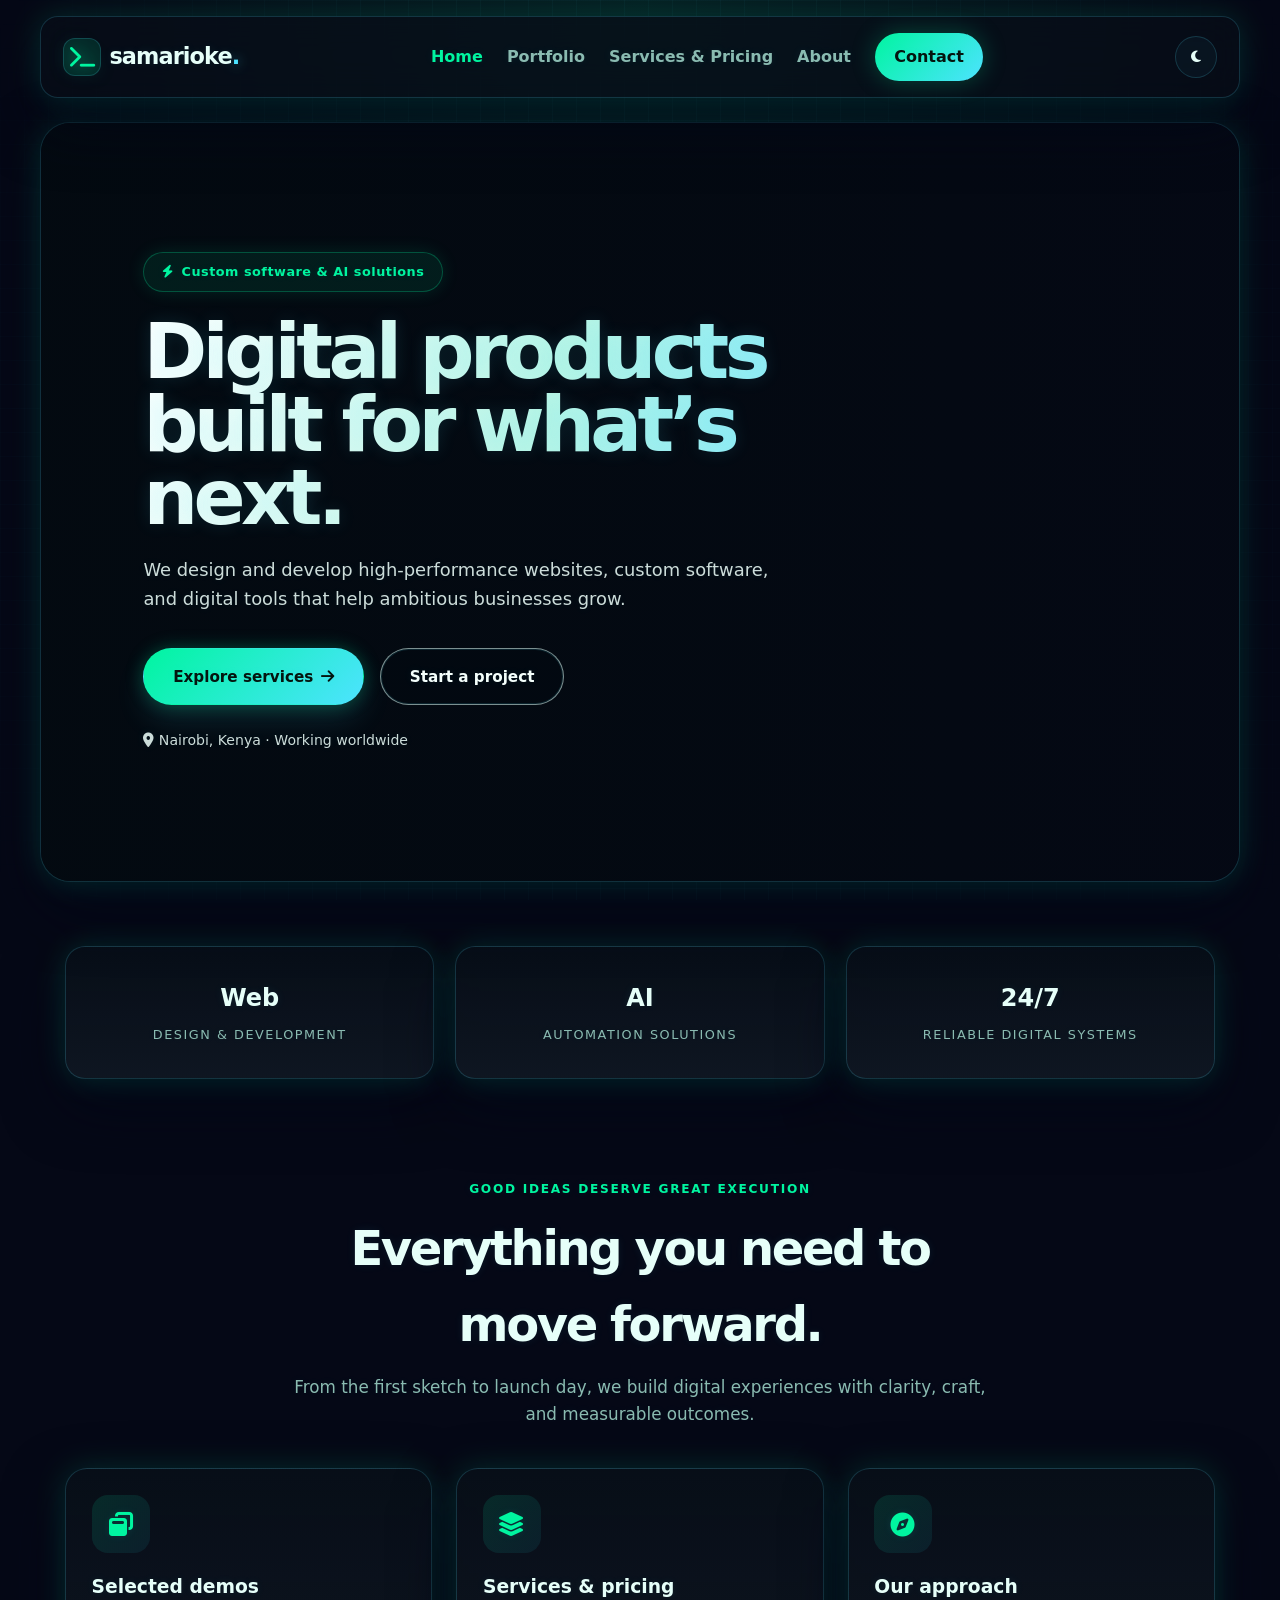
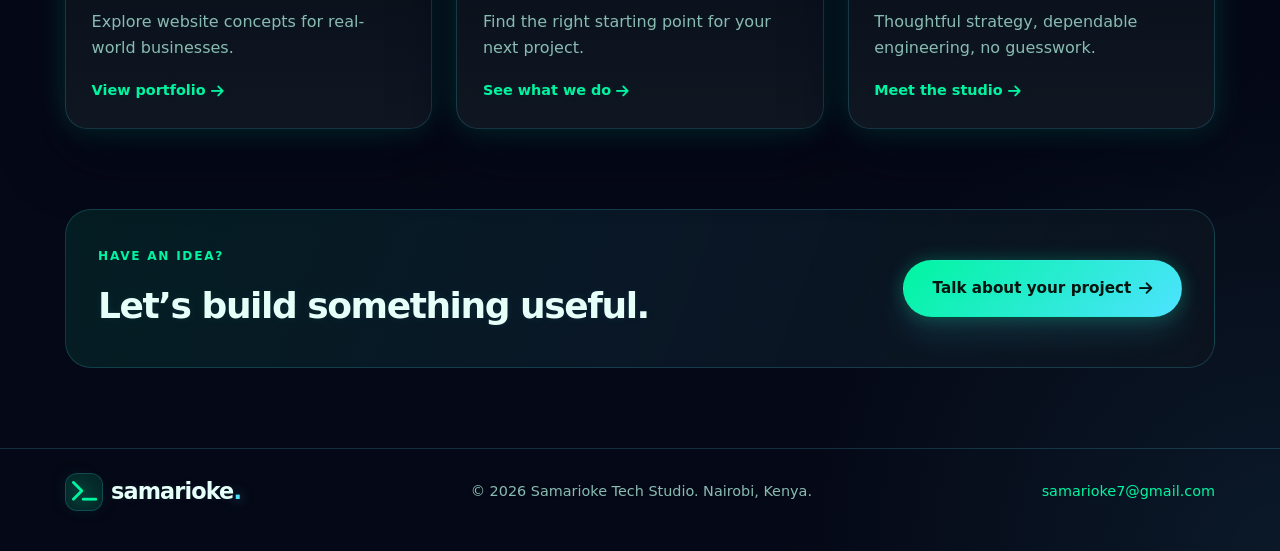
<file: index.html>
<!DOCTYPE html>
<html lang="en">
<head>
    <meta charset="UTF-8">
    <meta name="viewport" content="width=device-width, initial-scale=1.0">
    <meta name="description" content="Samarioke Tech Studio designs and builds modern websites, software, and digital experiences for growing businesses.">
    <title>Samarioke Tech Studio | Digital products, built to scale</title>
    <link rel="icon" href="favicon.svg" type="image/svg+xml">
    <link rel="stylesheet" href="style.css">
    <link rel="stylesheet" href="hero-video.css">
    <link rel="stylesheet" href="https://cdnjs.cloudflare.com/ajax/libs/font-awesome/6.4.0/css/all.min.css">
</head>
<body>
    <header class="navbar">
        <a class="logo" href="index.html" aria-label="Samarioke Tech Studio home">
            <span class="logo-mark" aria-hidden="true"><i class="fa-solid fa-terminal"></i></span>
            <span class="logo-name">samarioke<span>.</span></span>
        </a>
        <nav class="nav-links" aria-label="Main navigation">
            <a class="active" aria-current="page" href="index.html">Home</a>
            <a href="portfolio.html">Portfolio</a>
            <a href="services.html">Services &amp; Pricing</a>
            <a href="about.html">About</a>
            <a class="btn-nav" href="contact.html">Contact</a>
        </nav>
        <button class="theme-toggle" id="themeToggle" type="button" aria-label="Switch to light theme" title="Toggle theme">
            <i class="fa-solid fa-moon" aria-hidden="true"></i>
        </button>
    </header>

    <main>
        <section class="hero-section video-hero" id="video-hero">
            <div class="hero-video-media" aria-hidden="true">
                <video id="hero-background-video" autoplay muted loop playsinline preload="auto" poster="https://images.unsplash.com/photo-1522202176988-66273c2fd55f?auto=format&amp;fit=crop&amp;w=1600&amp;q=85">
                    <source src="https://videos.pexels.com/video-files/3130284/3130284-hd_1920_1080_30fps.mp4" type="video/mp4">
                </video>
            </div>
            <div class="hero-content">
                <span class="badge"><i class="fa-solid fa-bolt" aria-hidden="true"></i> Custom software &amp; AI solutions</span>
                <h1>Digital products built for what’s next.</h1>
                <p>We design and develop high-performance websites, custom software, and digital tools that help ambitious businesses grow.</p>
                <div class="hero-buttons">
                    <a href="services.html" class="btn primary">Explore services <i class="fa-solid fa-arrow-right" aria-hidden="true"></i></a>
                    <a href="contact.html" class="btn secondary">Start a project</a>
                </div>
                <p class="hero-note"><i class="fa-solid fa-location-dot" aria-hidden="true"></i> Nairobi, Kenya · Working worldwide</p>
            </div>
        </section>

        <section class="stats-section" aria-label="Studio highlights">
            <div class="stat-card"><h2>Web</h2><p>Design &amp; development</p></div>
            <div class="stat-card"><h2>AI</h2><p>Automation solutions</p></div>
            <div class="stat-card"><h2>24/7</h2><p>Reliable digital systems</p></div>
        </section>

        <section class="home-intro">
            <div class="section-header">
                <span class="eyebrow">Good ideas deserve great execution</span>
                <h2>Everything you need to move forward.</h2>
                <p>From the first sketch to launch day, we build digital experiences with clarity, craft, and measurable outcomes.</p>
            </div>
            <div class="home-link-grid">
                <a class="home-link-card" href="portfolio.html">
                    <span class="icon-wrapper"><i class="fa-solid fa-window-restore" aria-hidden="true"></i></span>
                    <h3>Selected demos</h3><p>Explore website concepts for real-world businesses.</p>
                    <span class="card-link">View portfolio <i class="fa-solid fa-arrow-right" aria-hidden="true"></i></span>
                </a>
                <a class="home-link-card" href="services.html">
                    <span class="icon-wrapper"><i class="fa-solid fa-layer-group" aria-hidden="true"></i></span>
                    <h3>Services &amp; pricing</h3><p>Find the right starting point for your next project.</p>
                    <span class="card-link">See what we do <i class="fa-solid fa-arrow-right" aria-hidden="true"></i></span>
                </a>
                <a class="home-link-card" href="about.html">
                    <span class="icon-wrapper"><i class="fa-solid fa-compass" aria-hidden="true"></i></span>
                    <h3>Our approach</h3><p>Thoughtful strategy, dependable engineering, no guesswork.</p>
                    <span class="card-link">Meet the studio <i class="fa-solid fa-arrow-right" aria-hidden="true"></i></span>
                </a>
            </div>
        </section>

        <section class="home-cta">
            <div>
                <span class="eyebrow">Have an idea?</span>
                <h2>Let’s build something useful.</h2>
            </div>
            <a href="contact.html" class="btn primary">Talk about your project <i class="fa-solid fa-arrow-right" aria-hidden="true"></i></a>
        </section>
    </main>

    <footer class="site-footer">
        <a class="logo" href="index.html">
            <span class="logo-mark" aria-hidden="true"><i class="fa-solid fa-terminal"></i></span>
            <span class="logo-name">samarioke<span>.</span></span>
        </a>
        <p>&copy; 2026 Samarioke Tech Studio. Nairobi, Kenya.</p>
        <a href="mailto:samarioke7@gmail.com">samarioke7@gmail.com</a>
    </footer>

    <script src="script.js"></script>
</body>
</html>
</file>
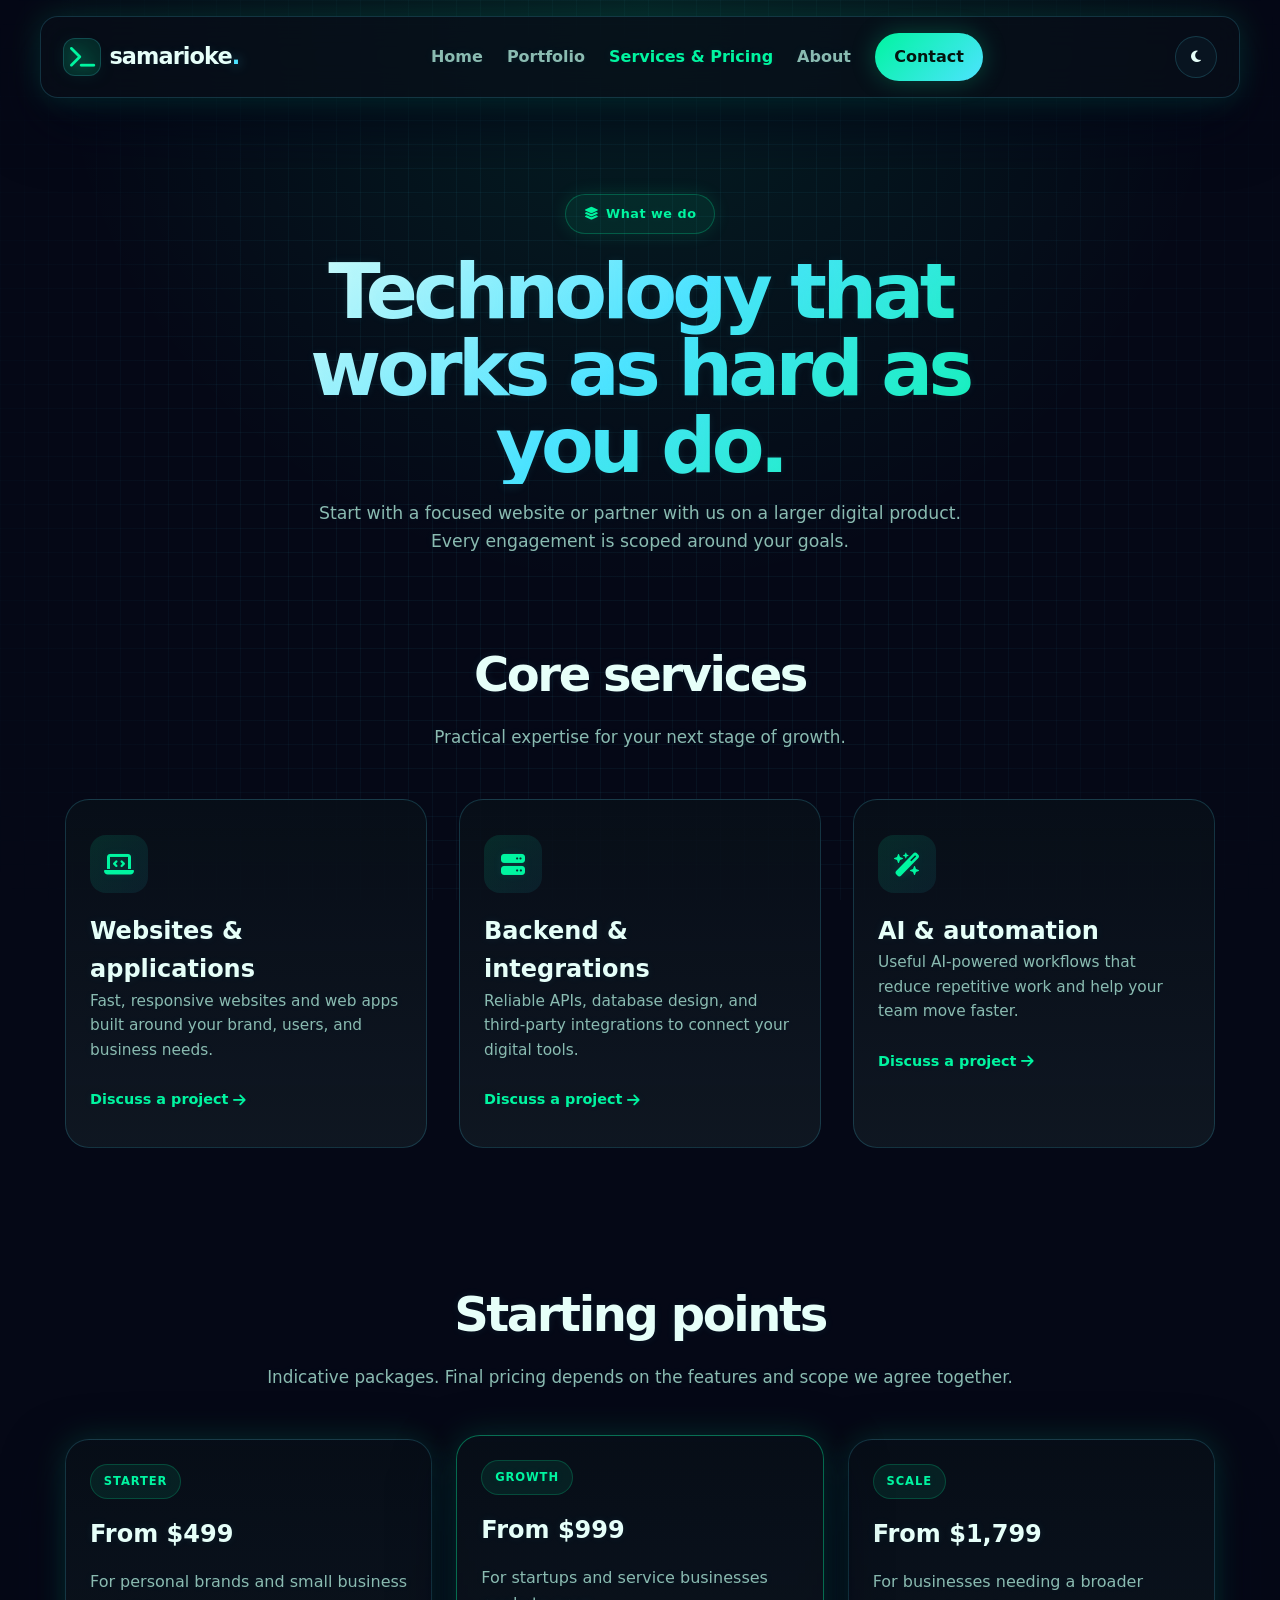
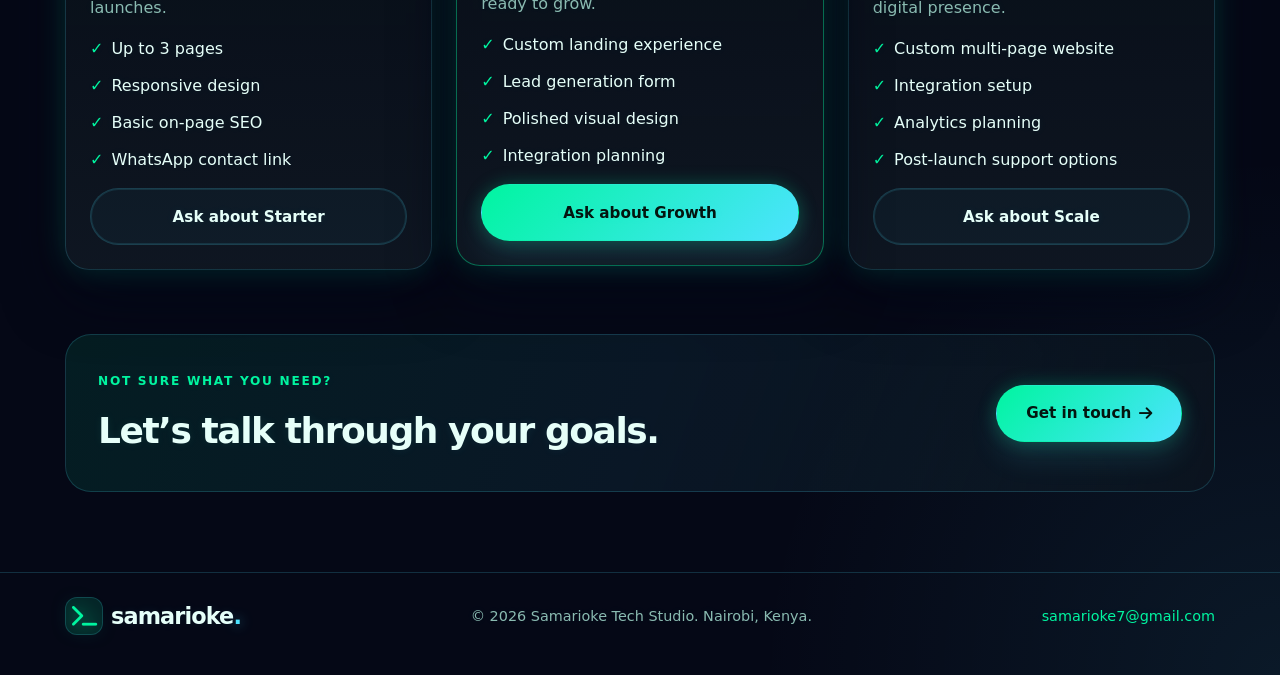
<file: services.html>
<!DOCTYPE html>
<html lang="en">
<head>
    <meta charset="UTF-8">
    <meta name="viewport" content="width=device-width, initial-scale=1.0">
    <meta name="description" content="Website design, custom software, API integration, and automation services from Samarioke Tech Studio.">
    <title>Services &amp; Pricing | Samarioke Tech Studio</title>
    <link rel="icon" href="favicon.svg" type="image/svg+xml">
    <link rel="stylesheet" href="style.css">
    <link rel="stylesheet" href="https://cdnjs.cloudflare.com/ajax/libs/font-awesome/6.4.0/css/all.min.css">
</head>
<body>
    <header class="navbar">
        <a class="logo" href="index.html" aria-label="Samarioke Tech Studio home"><span class="logo-mark" aria-hidden="true"><i class="fa-solid fa-terminal"></i></span><span class="logo-name">samarioke<span>.</span></span></a>
        <nav class="nav-links" aria-label="Main navigation">
            <a href="index.html">Home</a><a href="portfolio.html">Portfolio</a><a class="active" aria-current="page" href="services.html">Services &amp; Pricing</a><a href="about.html">About</a><a class="btn-nav" href="contact.html">Contact</a>
        </nav>
        <button class="theme-toggle" id="themeToggle" type="button" aria-label="Switch to light theme" title="Toggle theme"><i class="fa-solid fa-moon" aria-hidden="true"></i></button>
    </header>
    <main>
        <section class="page-hero">
            <span class="badge"><i class="fa-solid fa-layer-group" aria-hidden="true"></i> What we do</span>
            <h1>Technology that works as hard as you do.</h1>
            <p>Start with a focused website or partner with us on a larger digital product. Every engagement is scoped around your goals.</p>
        </section>
        <section class="services-section page-section">
            <div class="section-header"><h2>Core services</h2><p>Practical expertise for your next stage of growth.</p></div>
            <div class="services-grid">
                <article class="card"><div class="icon-wrapper"><i class="fa-solid fa-laptop-code" aria-hidden="true"></i></div><h2>Websites &amp; applications</h2><p>Fast, responsive websites and web apps built around your brand, users, and business needs.</p><a href="contact.html?service=Web%20development" class="card-link">Discuss a project <i class="fa-solid fa-arrow-right" aria-hidden="true"></i></a></article>
                <article class="card"><div class="icon-wrapper"><i class="fa-solid fa-server" aria-hidden="true"></i></div><h2>Backend &amp; integrations</h2><p>Reliable APIs, database design, and third-party integrations to connect your digital tools.</p><a href="contact.html?service=Backend%20and%20integrations" class="card-link">Discuss a project <i class="fa-solid fa-arrow-right" aria-hidden="true"></i></a></article>
                <article class="card"><div class="icon-wrapper"><i class="fa-solid fa-wand-magic-sparkles" aria-hidden="true"></i></div><h2>AI &amp; automation</h2><p>Useful AI-powered workflows that reduce repetitive work and help your team move faster.</p><a href="contact.html?service=AI%20and%20automation" class="card-link">Discuss a project <i class="fa-solid fa-arrow-right" aria-hidden="true"></i></a></article>
            </div>
        </section>
        <section class="pricing-section page-section">
            <div class="section-header"><h2>Starting points</h2><p>Indicative packages. Final pricing depends on the features and scope we agree together.</p></div>
            <div class="pricing-grid">
                <article class="price-card"><span class="plan-tag">Starter</span><h2>From $499</h2><p>For personal brands and small business launches.</p><ul><li>Up to 3 pages</li><li>Responsive design</li><li>Basic on-page SEO</li><li>WhatsApp contact link</li></ul><a href="contact.html?plan=Starter" class="btn secondary">Ask about Starter</a></article>
                <article class="price-card featured"><span class="plan-tag">Growth</span><h2>From $999</h2><p>For startups and service businesses ready to grow.</p><ul><li>Custom landing experience</li><li>Lead generation form</li><li>Polished visual design</li><li>Integration planning</li></ul><a href="contact.html?plan=Growth" class="btn primary">Ask about Growth</a></article>
                <article class="price-card"><span class="plan-tag">Scale</span><h2>From $1,799</h2><p>For businesses needing a broader digital presence.</p><ul><li>Custom multi-page website</li><li>Integration setup</li><li>Analytics planning</li><li>Post-launch support options</li></ul><a href="contact.html?plan=Scale" class="btn secondary">Ask about Scale</a></article>
            </div>
        </section>
        <section class="home-cta"><div><span class="eyebrow">Not sure what you need?</span><h2>Let’s talk through your goals.</h2></div><a href="contact.html" class="btn primary">Get in touch <i class="fa-solid fa-arrow-right" aria-hidden="true"></i></a></section>
    </main>
    <footer class="site-footer"><a class="logo" href="index.html"><span class="logo-mark" aria-hidden="true"><i class="fa-solid fa-terminal"></i></span><span class="logo-name">samarioke<span>.</span></span></a><p>&copy; 2026 Samarioke Tech Studio. Nairobi, Kenya.</p><a href="mailto:samarioke7@gmail.com">samarioke7@gmail.com</a></footer>
    <script src="script.js"></script>
</body>
</html>
</file>
<file: style.css>
/* CSS Variables for Themes */
:root {
    --bg-primary: #050816;
    --bg-secondary: rgba(10, 15, 27, 0.8);
    --bg-card: rgba(15, 23, 34, 0.88);
    --bg-elevated: rgba(12, 20, 30, 0.96);
    --text-primary: #e6fff9;
    --text-secondary: #8abbb1;
    --accent: #00f5a0;
    --accent-strong: #00d98a;
    --accent-soft: rgba(0, 245, 160, 0.12);
    --accent-2: #4de3ff;
    --border-color: rgba(77, 227, 255, 0.18);
    --shadow: 0 0 30px rgba(0, 245, 160, 0.16), 0 24px 60px rgba(2, 6, 23, 0.8);
}

body.light-mode {
    --bg-primary: #edfdf9;
    --bg-secondary: rgba(255, 255, 255, 0.8);
    --bg-card: rgba(255, 255, 255, 0.96);
    --bg-elevated: rgba(238, 252, 248, 0.98);
    --text-primary: #04150f;
    --text-secondary: #3a5a52;
    --accent: #00a76a;
    --accent-strong: #008b57;
    --accent-soft: rgba(0, 167, 106, 0.08);
    --accent-2: #009dcd;
    --border-color: rgba(35, 82, 70, 0.2);
    --shadow: 0 18px 40px rgba(0, 18, 16, 0.12);
}

* {
    margin: 0;
    padding: 0;
    box-sizing: border-box;
}

html {
    scroll-behavior: smooth;
}

body {
    font-family: 'Segoe UI', system-ui, -apple-system, BlinkMacSystemFont, sans-serif;
    background:
        radial-gradient(circle at top, rgba(0, 245, 160, 0.1), transparent 25%),
        radial-gradient(circle at bottom right, rgba(77, 227, 255, 0.08), transparent 20%),
        var(--bg-primary);
    color: var(--text-primary);
    line-height: 1.6;
    transition: background-color 0.3s ease, color 0.3s ease;
    min-height: 100vh;
    text-shadow: 0 0 10px rgba(77, 227, 255, 0.08);
}

body::before {
    content: "";
    position: fixed;
    inset: 0;
    background-image: linear-gradient(rgba(77, 227, 255, 0.05) 1px, transparent 1px), linear-gradient(90deg, rgba(77, 227, 255, 0.05) 1px, transparent 1px);
    background-size: 24px 24px;
    mask-image: radial-gradient(circle at center, black 45%, transparent 100%);
    pointer-events: none;
    z-index: -1;
}

.navbar {
    width: min(1200px, calc(100% - 2rem));
    margin: 1rem auto 0;
    display: flex;
    justify-content: space-between;
    align-items: center;
    padding: 1rem 1.4rem;
    background: rgba(8, 15, 24, 0.72);
    border: 1px solid var(--border-color);
    border-radius: 18px;
    position: sticky;
    top: 0.75rem;
    z-index: 1000;
    backdrop-filter: blur(18px);
    box-shadow: var(--shadow);
}

body.light-mode .navbar {
    background: rgba(255, 255, 255, 0.82);
}

.logo {
    font-size: 1.4rem;
    font-weight: 800;
    color: var(--text-primary);
    display: flex;
    align-items: center;
    gap: 8px;
    letter-spacing: -0.04em;
    text-transform: none;
    text-decoration: none;
}

.logo-mark {
    width: 38px;
    height: 38px;
    display: inline-flex;
    align-items: center;
    justify-content: center;
    border: 1px solid var(--border-color);
    border-radius: 12px;
    background: var(--accent-soft);
}

.logo-icon {
    color: var(--accent);
    filter: drop-shadow(0 0 12px rgba(0, 245, 160, 0.8));
}

.logo-mark i {
    color: var(--accent);
    filter: drop-shadow(0 0 10px rgba(0, 245, 160, 0.7));
}

.logo-name > span {
    color: var(--accent-2);
    text-shadow: 0 0 12px rgba(77, 227, 255, 0.7);
}

.nav-links {
    display: flex;
    align-items: center;
    gap: 1.5rem;
}

.nav-links a {
    color: var(--text-secondary);
    text-decoration: none;
    font-weight: 600;
    transition: color 0.2s ease, transform 0.2s ease;
}

.nav-links a:hover {
    color: var(--accent);
    transform: translateY(-1px);
}

.nav-links a.active:not(.btn-nav) {
    color: var(--accent);
}

.btn-nav {
    background: linear-gradient(135deg, var(--accent), var(--accent-2));
    color: #04150f !important;
    padding: 0.7rem 1.2rem;
    border-radius: 999px;
    box-shadow: 0 0 25px rgba(0, 245, 160, 0.25);
    font-weight: 800;
}

.theme-toggle {
    background: rgba(77, 227, 255, 0.04);
    border: 1px solid var(--border-color);
    color: var(--text-primary);
    width: 42px;
    height: 42px;
    border-radius: 50%;
    cursor: pointer;
    display: inline-flex;
    align-items: center;
    justify-content: center;
    transition: transform 0.2s ease, border-color 0.2s ease, background 0.2s ease;
}

.theme-toggle:hover {
    transform: translateY(-1px);
    background: rgba(0, 245, 160, 0.08);
    border-color: rgba(0, 245, 160, 0.45);
    box-shadow: 0 0 14px rgba(0, 245, 160, 0.22);
}

.hero-section {
    position: relative;
    width: min(1200px, calc(100% - 2rem));
    margin: 0 auto;
    display: grid;
    grid-template-columns: 1.1fr 0.9fr;
    align-items: center;
    gap: 2.5rem;
    text-align: left;
    padding: 7rem 0 5rem;
    overflow: hidden;
}

.hero-section::before,
.hero-section::after {
    content: "";
    position: absolute;
    border-radius: 50%;
    filter: blur(12px);
    opacity: 0.8;
}

.hero-section::before {
    width: 420px;
    height: 420px;
    background: radial-gradient(circle, rgba(0, 245, 160, 0.22), transparent 68%);
    left: 10%;
    top: 10%;
}

.hero-section::after {
    width: 440px;
    height: 440px;
    background: radial-gradient(circle, rgba(77, 227, 255, 0.18), transparent 68%);
    right: 12%;
    bottom: 4%;
}

.hero-content {
    max-width: 640px;
    position: relative;
    z-index: 1;
}

.hero-visual {
    position: relative;
    display: flex;
    justify-content: center;
    align-items: center;
    min-height: 440px;
    z-index: 1;
}

.image-card {
    position: relative;
    width: min(100%, 520px);
    border-radius: 30px;
    overflow: hidden;
    border: 1px solid var(--border-color);
    box-shadow: var(--shadow);
    background: rgba(15, 23, 42, 0.6);
}

.image-card img {
    display: block;
    width: 100%;
    height: 100%;
    min-height: 520px;
    object-fit: cover;
}

.main-image-card {
    transform: rotate(2deg);
}

.floating-badge {
    position: absolute;
    display: flex;
    align-items: center;
    gap: 0.8rem;
    background: rgba(15, 23, 42, 0.78);
    border: 1px solid var(--border-color);
    backdrop-filter: blur(12px);
    border-radius: 16px;
    padding: 0.85rem 1rem;
    box-shadow: 0 18px 30px rgba(15, 23, 42, 0.22);
}

body.light-mode .floating-badge {
    background: rgba(255, 255, 255, 0.82);
}

.floating-badge i {
    width: 40px;
    height: 40px;
    display: inline-flex;
    align-items: center;
    justify-content: center;
    border-radius: 12px;
    background: linear-gradient(135deg, var(--accent), var(--accent-2));
    color: #fff;
}

.floating-badge strong,
.floating-badge span {
    display: block;
}

.floating-badge strong {
    font-size: 1.1rem;
    letter-spacing: -0.05em;
}

.floating-badge span {
    color: var(--text-secondary);
    font-size: 0.75rem;
}

.floating-badge-top {
    top: 1.5rem;
    left: -1rem;
}

.floating-badge-bottom {
    right: -0.5rem;
    bottom: 1.8rem;
}

.badge {
    background: rgba(0, 245, 160, 0.08);
    color: var(--accent);
    border: 1px solid rgba(0, 245, 160, 0.25);
    padding: 0.55rem 1.1rem;
    border-radius: 999px;
    font-size: 0.8rem;
    font-weight: 700;
    letter-spacing: 0.04em;
    display: inline-flex;
    align-items: center;
    gap: 0.5rem;
    margin-bottom: 1.5rem;
    box-shadow: 0 0 18px rgba(0, 245, 160, 0.12);
}

.hero-content h1 {
    font-size: clamp(2.7rem, 6vw, 5.2rem);
    font-weight: 900;
    line-height: 0.95;
    letter-spacing: -0.06em;
    margin-bottom: 1.3rem;
    background: linear-gradient(135deg, var(--text-primary) 0%, var(--accent-2) 36%, var(--accent) 100%);
    -webkit-background-clip: text;
    background-clip: text;
    color: transparent;
    text-shadow: 0 0 18px rgba(77, 227, 255, 0.12);
}

.hero-content p {
    max-width: 640px;
    margin: 0 0 2.2rem;
    font-size: 1.12rem;
    color: var(--text-secondary);
}

.hero-buttons {
    display: flex;
    gap: 1rem;
    justify-content: flex-start;
    flex-wrap: wrap;
}

.btn {
    display: inline-flex;
    align-items: center;
    justify-content: center;
    gap: 8px;
    padding: 0.95rem 1.8rem;
    border-radius: 999px;
    text-decoration: none;
    font-weight: 700;
    cursor: pointer;
    transition: transform 0.2s ease, box-shadow 0.2s ease, border-color 0.2s ease;
    border: 1px solid transparent;
    font-size: 0.95rem;
}

.btn:hover {
    transform: translateY(-2px);
    box-shadow: var(--shadow);
}

.btn.primary {
    background: linear-gradient(135deg, var(--accent), var(--accent-2));
    color: #04150f;
    box-shadow: 0 0 18px rgba(0, 245, 160, 0.25), 0 16px 30px rgba(77, 227, 255, 0.12);
    font-weight: 800;
}

.btn.primary:hover {
    background: linear-gradient(135deg, var(--accent-strong), var(--accent-2));
    box-shadow: 0 0 22px rgba(0, 245, 160, 0.32);
}

.btn.secondary {
    background: rgba(77, 227, 255, 0.03);
    color: var(--text-primary);
    border-color: var(--border-color);
    box-shadow: inset 0 0 0 1px rgba(77, 227, 255, 0.12);
}

.full-width {
    width: 100%;
    justify-content: center;
}

.stats-section {
    width: min(1150px, calc(100% - 2rem));
    margin: 0 auto 1rem;
    display: grid;
    grid-template-columns: repeat(3, minmax(0, 1fr));
    gap: 1.3rem;
    padding: 1rem 0 0;
    text-align: center;
}

.stat-card {
    background: linear-gradient(180deg, rgba(8, 15, 24, 0.84), rgba(15, 23, 34, 0.96));
    border: 1px solid var(--border-color);
    border-radius: 20px;
    padding: 2rem 1.25rem;
    box-shadow: var(--shadow);
}

body.light-mode .stat-card {
    background: linear-gradient(180deg, rgba(255, 255, 255, 0.94), rgba(236, 252, 247, 0.94));
}

.stat-card h3 {
    font-size: clamp(2rem, 4vw, 3rem);
    color: var(--accent);
    font-weight: 800;
    letter-spacing: -0.05em;
    text-shadow: 0 0 18px rgba(0, 245, 160, 0.18);
}

.stat-card p {
    margin-top: 0.5rem;
    color: var(--text-secondary);
    font-size: 0.8rem;
    text-transform: uppercase;
    letter-spacing: 0.12em;
}

.showcase-section {
    padding: 1rem 1.5rem 4rem;
}

.showcase-container {
    width: min(1150px, 100%);
    margin: 0 auto;
    display: grid;
    grid-template-columns: 1fr 1.1fr;
    gap: 2rem;
    align-items: center;
}

.showcase-copy {
    padding-right: 1rem;
}

.badge-light {
    margin-bottom: 1.2rem;
}

.showcase-copy h2 {
    font-size: clamp(2.1rem, 4vw, 3rem);
    line-height: 1.08;
    letter-spacing: -0.06em;
    margin-bottom: 1rem;
}

.showcase-copy p {
    color: var(--text-secondary);
    font-size: 1.05rem;
    margin-bottom: 1.4rem;
}

.feature-list {
    list-style: none;
    display: grid;
    gap: 0.8rem;
    padding: 0;
    margin: 0 0 1.8rem;
}

.feature-list li {
    display: flex;
    align-items: center;
    gap: 0.7rem;
    color: var(--text-primary);
    font-weight: 600;
}

.feature-list i {
    color: var(--accent-2);
}

.mini-metrics {
    display: grid;
    grid-template-columns: repeat(3, minmax(0, 1fr));
    gap: 1rem;
}

.mini-metrics div {
    background: linear-gradient(180deg, rgba(15, 23, 42, 0.8), rgba(15, 23, 42, 0.96));
    border: 1px solid var(--border-color);
    border-radius: 18px;
    padding: 1rem 0.8rem;
    text-align: center;
}

body.light-mode .mini-metrics div {
    background: linear-gradient(180deg, rgba(255, 255, 255, 0.9), rgba(239, 246, 255, 0.92));
}

.mini-metrics strong {
    display: block;
    font-size: 1.2rem;
    color: var(--accent);
    margin-bottom: 0.2rem;
}

.mini-metrics span {
    color: var(--text-secondary);
    font-size: 0.76rem;
    text-transform: uppercase;
    letter-spacing: 0.08em;
}

.showcase-visual {
    position: relative;
    min-height: 440px;
    display: block;
}

.showcase-image {
    position: absolute;
    overflow: hidden;
    border: 1px solid var(--border-color);
    border-radius: 28px;
    box-shadow: var(--shadow);
}

.showcase-image img {
    display: block;
    width: 100%;
    height: 100%;
    object-fit: cover;
}

.large-image {
    width: 72%;
    height: 100%;
    left: 0;
    top: 0;
}

.small-image {
    width: 46%;
    height: 48%;
    right: 0;
    bottom: 0;
    border-width: 2px;
}

.demo-section {
    padding: 2rem 1.5rem 4rem;
}

.demo-grid {
    width: min(1150px, 100%);
    margin: 0 auto;
    display: grid;
    grid-template-columns: repeat(auto-fit, minmax(290px, 1fr));
    gap: 1.5rem;
}

.demo-card {
    background: linear-gradient(180deg, rgba(8, 15, 24, 0.82), rgba(15, 23, 34, 0.96));
    border: 1px solid var(--border-color);
    border-radius: 24px;
    overflow: hidden;
    box-shadow: var(--shadow);
}

body.light-mode .demo-card {
    background: linear-gradient(180deg, rgba(255, 255, 255, 0.95), rgba(236, 252, 247, 0.94));
}

.demo-preview {
    height: 240px;
    padding: 0.8rem;
    background: rgba(0, 0, 0, 0.18);
    border-bottom: 1px solid var(--border-color);
}

.browser-bar {
    display: flex;
    gap: 0.45rem;
    margin-bottom: 0.9rem;
}

.browser-bar span {
    width: 10px;
    height: 10px;
    border-radius: 50%;
    background: rgba(148, 163, 184, 0.7);
}

.browser-bar span:nth-child(1) {
    background: #ff5f57;
}

.browser-bar span:nth-child(2) {
    background: #ffbd2e;
}

.browser-bar span:nth-child(3) {
    background: #28c840;
}

.preview-content {
    height: calc(100% - 2.2rem);
    border-radius: 14px;
    background: rgba(15, 23, 42, 0.9);
    padding: 0.8rem;
    overflow: hidden;
}

.preview-nav {
    height: 26px;
    width: 100%;
    border-radius: 8px;
    background: linear-gradient(90deg, rgba(0, 245, 160, 0.3), rgba(77, 227, 255, 0.3));
    margin-bottom: 0.8rem;
}

.dark-nav {
    background: linear-gradient(90deg, rgba(77, 227, 255, 0.25), rgba(0, 245, 160, 0.18));
}

.preview-hero {
    height: 84px;
    border-radius: 12px;
    background: linear-gradient(135deg, rgba(0, 245, 160, 0.5), rgba(77, 227, 255, 0.2));
    margin-bottom: 0.8rem;
}

.hero-alt {
    background: linear-gradient(135deg, rgba(77, 227, 255, 0.5), rgba(0, 245, 160, 0.25));
}

.hero-third {
    background: linear-gradient(135deg, rgba(0, 245, 160, 0.25), rgba(255, 255, 255, 0.1));
}

.preview-boxes {
    display: grid;
    grid-template-columns: repeat(3, 1fr);
    gap: 0.55rem;
    height: 68px;
}

.preview-boxes div {
    background: rgba(148, 163, 184, 0.14);
    border-radius: 10px;
}

.boxes-alt {
    grid-template-columns: repeat(2, 1fr);
}

.demo-info {
    padding: 1.2rem 1.1rem 1.3rem;
}

.demo-info h3 {
    margin-bottom: 0.5rem;
    font-size: 1.2rem;
}

.demo-info p {
    color: var(--text-secondary);
    font-size: 0.92rem;
}

.pricing-section,
.testimonials-section {
    padding: 1rem 1.5rem 4rem;
}

.pricing-grid,
.testimonials-grid {
    width: min(1150px, 100%);
    margin: 0 auto;
    display: grid;
    grid-template-columns: repeat(auto-fit, minmax(260px, 1fr));
    gap: 1.5rem;
}

.price-card,
.testimonial {
    background: linear-gradient(180deg, rgba(8, 15, 24, 0.82), rgba(15, 23, 34, 0.96));
    border: 1px solid var(--border-color);
    border-radius: 24px;
    padding: 1.5rem;
    box-shadow: var(--shadow);
}

body.light-mode .price-card,
body.light-mode .testimonial {
    background: linear-gradient(180deg, rgba(255, 255, 255, 0.96), rgba(236, 252, 247, 0.94));
}

.price-card {
    display: flex;
    flex-direction: column;
    gap: 1rem;
}

.price-card.featured {
    border-color: rgba(0, 245, 160, 0.4);
    transform: translateY(-4px);
}

.plan-tag {
    display: inline-block;
    width: fit-content;
    padding: 0.45rem 0.8rem;
    border-radius: 999px;
    background: rgba(0, 245, 160, 0.08);
    border: 1px solid rgba(0, 245, 160, 0.2);
    color: var(--accent);
    font-size: 0.72rem;
    font-weight: 800;
    letter-spacing: 0.08em;
    text-transform: uppercase;
}

.price-card h3 {
    font-size: 2.3rem;
    letter-spacing: -0.06em;
}

.price-card p {
    color: var(--text-secondary);
}

.price-card ul {
    list-style: none;
    margin: 0;
    padding: 0;
    display: grid;
    gap: 0.7rem;
}

.price-card li {
    color: var(--text-primary);
    display: flex;
    align-items: center;
    gap: 0.5rem;
}

.price-card li::before {
    content: "✓";
    color: var(--accent);
    font-weight: bold;
}

.testimonial {
    margin: 0;
}

.testimonial p {
    color: var(--text-primary);
    font-size: 1rem;
    margin-bottom: 1rem;
}

.testimonial footer {
    display: flex;
    flex-direction: column;
    gap: 0.15rem;
    color: var(--text-secondary);
}

.services-section {
    padding: 6rem 1.5rem;
}

.section-header {
    text-align: center;
    margin-bottom: 3rem;
}

.section-header h2 {
    font-size: clamp(2rem, 4vw, 3rem);
    color: var(--text-primary);
    margin-bottom: 0.7rem;
    letter-spacing: -0.05em;
}

.section-header p {
    color: var(--text-secondary);
    font-size: 1.05rem;
}

.services-grid {
    width: min(1150px, 100%);
    margin: 0 auto;
    display: grid;
    grid-template-columns: repeat(auto-fit, minmax(260px, 1fr));
    gap: 2rem;
}

.card {
    position: relative;
    background: linear-gradient(180deg, rgba(8, 15, 24, 0.86), rgba(15, 23, 34, 0.98));
    padding: 2.2rem 1.5rem;
    border-radius: 24px;
    border: 1px solid var(--border-color);
    transition: transform 0.25s ease, border-color 0.25s ease, box-shadow 0.25s ease;
    overflow: hidden;
}

body.light-mode .card {
    background: linear-gradient(180deg, rgba(255, 255, 255, 0.95), rgba(236, 252, 247, 0.94));
}

.card::before {
    content: "";
    position: absolute;
    inset: 0 auto auto 0;
    width: 100%;
    height: 2px;
    background: linear-gradient(90deg, var(--accent), var(--accent-2));
    opacity: 0;
    transition: opacity 0.2s ease;
}
.card:hover {
    transform: translateY(-8px);
    border-color: rgba(0, 245, 160, 0.5);
    box-shadow: var(--shadow);
}

.card:hover::before {
    opacity: 1;
}

.icon-wrapper {
    width: 58px;
    height: 58px;
    display: inline-flex;
    align-items: center;
    justify-content: center;
    border-radius: 16px;
    background: linear-gradient(135deg, var(--accent-soft), rgba(34, 211, 238, 0.08));
    color: var(--accent);
    font-size: 1.5rem;
    margin-bottom: 1.2rem;
}

.card h3 {
    margin-bottom: 0.8rem;
    font-size: 1.3rem;
    letter-spacing: -0.04em;
}

.card p {
    color: var(--text-secondary);
    font-size: 0.96rem;
    margin-bottom: 1.5rem;
}

.card-link {
    color: var(--accent);
    text-decoration: none;
    font-weight: 700;
    font-size: 0.9rem;
    display: inline-flex;
    align-items: center;
    gap: 5px;
}

.contact-section {
    padding: 1rem 1.5rem 5rem;
}

.contact-container {
    width: min(1150px, 100%);
    margin: 0 auto;
    display: grid;
    grid-template-columns: repeat(auto-fit, minmax(300px, 1fr));
    gap: 2rem;
    padding: 2.5rem;
    background: linear-gradient(135deg, rgba(8, 15, 24, 0.82), rgba(15, 23, 34, 0.9));
    border: 1px solid var(--border-color);
    border-radius: 30px;
    box-shadow: var(--shadow);
}

body.light-mode .contact-container {
    background: linear-gradient(135deg, rgba(255, 255, 255, 0.95), rgba(236, 252, 247, 0.9));
}

.contact-info h2 {
    font-size: clamp(2rem, 4vw, 3rem);
    margin-bottom: 1rem;
    letter-spacing: -0.06em;
}

.contact-info p {
    color: var(--text-secondary);
    margin-bottom: 2rem;
    max-width: 440px;
}

.info-item {
    display: flex;
    align-items: center;
    gap: 12px;
    margin-bottom: 1rem;
    color: var(--accent);
}

.info-item i {
    width: 38px;
    height: 38px;
    display: inline-flex;
    align-items: center;
    justify-content: center;
    border-radius: 12px;
    background: var(--accent-soft);
}

.info-item a,
.info-item span {
    color: var(--text-primary);
    text-decoration: none;
}

.info-item a:hover {
    color: var(--accent);
}

.contact-quick-actions {
    display: flex;
    flex-wrap: wrap;
    gap: 0.9rem;
    margin-top: 1.5rem;
}

.quick-action {
    display: inline-flex;
    align-items: center;
    justify-content: center;
    gap: 0.55rem;
    padding: 0.85rem 1.2rem;
    border-radius: 999px;
    text-decoration: none;
    font-weight: 700;
    transition: transform 0.2s ease, box-shadow 0.2s ease;
}

.quick-action:hover {
    transform: translateY(-2px);
}

.quick-action.whatsapp {
    background: linear-gradient(135deg, #25d366, #128c7e);
    color: #fff;
    box-shadow: 0 12px 28px rgba(37, 211, 102, 0.25);
}

.quick-action.email {
    background: rgba(77, 227, 255, 0.08);
    color: var(--text-primary);
    border: 1px solid var(--border-color);
}

.contact-form {
    display: flex;
    flex-direction: column;
    gap: 1.1rem;
}

.form-group {
    display: flex;
    flex-direction: column;
    gap: 0.5rem;
    text-align: left;
}

.form-group label {
    font-size: 0.82rem;
    font-weight: 700;
    letter-spacing: 0.08em;
    text-transform: uppercase;
    color: var(--text-secondary);
}

.contact-form input,
.contact-form textarea {
    width: 100%;
    padding: 1rem 1rem;
    border-radius: 16px;
    border: 1px solid var(--border-color);
    background: rgba(15, 23, 42, 0.5);
    color: var(--text-primary);
    font-size: 1rem;
    transition: border-color 0.2s ease, box-shadow 0.2s ease, transform 0.2s ease;
}

body.light-mode .contact-form input,
body.light-mode .contact-form textarea {
    background: rgba(148, 163, 184, 0.04);
}

.contact-form input:focus,
.contact-form textarea:focus {
    outline: none;
    border-color: rgba(0, 245, 160, 0.65);
    box-shadow: 0 0 0 4px rgba(0, 245, 160, 0.12);
}

.feedback-message {
    text-align: center;
    margin-top: 1.5rem;
    font-weight: 700;
    color: #4ade80;
    min-height: 24px;
}

.feedback-message.error {
    color: #fda4af;
}

.contact-form .feedback-message {
    margin: 0;
    min-height: 1.5em;
}

footer {
    text-align: center;
    padding: 2rem 1rem 3rem;
    color: var(--text-secondary);
    font-size: 0.9rem;
}

@media (max-width: 768px) {
    .navbar {
        flex-wrap: wrap;
        justify-content: center;
        gap: 0.8rem 1rem;
    }

    .nav-links {
        flex-wrap: wrap;
        justify-content: center;
    }

    .hero-section {
        grid-template-columns: 1fr;
        text-align: center;
        padding-top: 5rem;
    }

    .hero-content {
        max-width: 100%;
    }

    .hero-content p {
        margin-left: auto;
        margin-right: auto;
    }

    .hero-buttons {
        flex-direction: column;
        width: min(320px, 100%);
        margin: 0 auto;
        justify-content: center;
    }

    .hero-visual {
        min-height: 300px;
    }

    .image-card img {
        min-height: 360px;
    }

    .floating-badge-top {
        left: 1rem;
    }

    .floating-badge-bottom {
        right: 1rem;
    }

    .showcase-container {
        grid-template-columns: 1fr;
    }

    .showcase-visual {
        min-height: 320px;
    }

    .stats-section {
        grid-template-columns: 1fr;
    }

    .contact-container {
        padding: 1.5rem;
    }
}

.page-hero {
    width: min(900px, calc(100% - 2rem));
    margin: 0 auto;
    padding: 6rem 0 3rem;
    text-align: center;
}

.page-hero h1 {
    max-width: 800px;
    margin: 0 auto 1rem;
    font-size: clamp(2.5rem, 6vw, 4.8rem);
    line-height: 1;
    letter-spacing: -0.06em;
    background: linear-gradient(135deg, var(--text-primary), var(--accent-2) 48%, var(--accent));
    -webkit-background-clip: text;
    background-clip: text;
    color: transparent;
}

.page-hero p {
    max-width: 680px;
    margin: 0 auto;
    color: var(--text-secondary);
    font-size: 1.08rem;
}

.page-hero .badge {
    margin-bottom: 1.25rem;
}

.page-section {
    padding-top: 2rem;
}

.portfolio-page-section {
    padding-top: 1rem;
}

.portfolio-image {
    height: 230px;
    position: relative;
    overflow: hidden;
}

.portfolio-image::after {
    content: "";
    position: absolute;
    inset: 35% 0 0;
    background: linear-gradient(transparent, rgba(5, 8, 22, 0.8));
    pointer-events: none;
}

.portfolio-image img {
    width: 100%;
    height: 100%;
    object-fit: cover;
    display: block;
    transition: transform 0.4s ease;
}

.portfolio-card:hover .portfolio-image img {
    transform: scale(1.045);
}

.portfolio-type {
    position: absolute;
    z-index: 1;
    left: 1rem;
    bottom: 1rem;
    border: 1px solid rgba(77, 227, 255, 0.35);
    border-radius: 999px;
    padding: 0.4rem 0.75rem;
    color: #dffff8;
    background: rgba(5, 8, 22, 0.7);
    font-size: 0.75rem;
    font-weight: 700;
    letter-spacing: 0.04em;
}

.portfolio-card .demo-info {
    min-height: 210px;
    display: flex;
    flex-direction: column;
    align-items: flex-start;
}

.portfolio-card .demo-info .card-link {
    margin-top: auto;
    padding-top: 1rem;
}

.about-story {
    width: min(1150px, calc(100% - 3rem));
    margin: 0 auto;
    display: grid;
    grid-template-columns: 1fr 1fr;
    gap: 3rem;
    align-items: center;
}

.about-image {
    min-height: 390px;
    overflow: hidden;
    border: 1px solid var(--border-color);
    border-radius: 28px;
    box-shadow: var(--shadow);
}

.about-image img {
    display: block;
    width: 100%;
    height: 100%;
    min-height: 390px;
    object-fit: cover;
}

.about-copy h2 {
    margin-bottom: 1rem;
    font-size: clamp(2rem, 4vw, 3.1rem);
    line-height: 1.05;
    letter-spacing: -0.05em;
}

.about-copy p {
    margin-bottom: 1rem;
    color: var(--text-secondary);
}

.about-copy .btn {
    margin-top: 0.5rem;
}

.values-section {
    padding-bottom: 4rem;
}

.values-grid {
    width: min(1150px, calc(100% - 3rem));
    margin: 0 auto;
    display: grid;
    grid-template-columns: repeat(3, minmax(0, 1fr));
    gap: 1.5rem;
}

.values-grid .card h2 {
    margin-bottom: 0.8rem;
    font-size: 1.25rem;
}

.values-grid .card p {
    margin-bottom: 0;
}

.contact-page-section {
    padding-top: 0;
}

.contact-page-section .contact-container {
    margin-bottom: 3rem;
}

.eyebrow {
    display: inline-block;
    margin-bottom: 0.65rem;
    color: var(--accent);
    font-size: 0.76rem;
    font-weight: 800;
    letter-spacing: 0.14em;
    text-transform: uppercase;
}

.hero-note {
    margin: 1.5rem 0 0 !important;
    font-size: 0.88rem !important;
}

.home-intro {
    padding: 5rem 1.5rem;
}

.home-intro .section-header {
    max-width: 720px;
    margin: 0 auto 2.5rem;
}

.home-link-grid {
    width: min(1150px, 100%);
    margin: 0 auto;
    display: grid;
    grid-template-columns: repeat(3, minmax(0, 1fr));
    gap: 1.5rem;
}

.home-link-card {
    display: flex;
    flex-direction: column;
    align-items: flex-start;
    padding: 1.6rem;
    border: 1px solid var(--border-color);
    border-radius: 22px;
    background: linear-gradient(180deg, rgba(8, 15, 24, 0.86), rgba(15, 23, 34, 0.98));
    color: var(--text-primary);
    text-decoration: none;
    box-shadow: var(--shadow);
    transition: transform 0.2s ease, border-color 0.2s ease;
}

body.light-mode .home-link-card {
    background: linear-gradient(180deg, rgba(255, 255, 255, 0.96), rgba(236, 252, 247, 0.94));
}

.home-link-card:hover {
    transform: translateY(-5px);
    border-color: var(--accent);
}

.home-link-card h3 {
    margin-bottom: 0.45rem;
}

.home-link-card p {
    margin-bottom: 1.2rem;
    color: var(--text-secondary);
}

.home-link-card .card-link {
    margin-top: auto;
}

.home-cta {
    width: min(1150px, calc(100% - 3rem));
    margin: 0 auto 5rem;
    padding: 2rem;
    border: 1px solid var(--border-color);
    border-radius: 26px;
    background: linear-gradient(110deg, rgba(0, 245, 160, 0.09), rgba(77, 227, 255, 0.07), rgba(12, 20, 30, 0.75));
    display: flex;
    align-items: center;
    justify-content: space-between;
    gap: 1.5rem;
}

body.light-mode .home-cta {
    background: linear-gradient(110deg, rgba(0, 167, 106, 0.1), rgba(0, 157, 205, 0.08), rgba(255, 255, 255, 0.8));
}

.home-cta h2 {
    font-size: clamp(1.5rem, 3vw, 2.25rem);
    letter-spacing: -0.04em;
}

.site-footer {
    display: flex;
    align-items: center;
    justify-content: space-between;
    gap: 1rem;
    padding: 1.5rem max(1.5rem, calc((100% - 1150px) / 2)) 2.5rem;
    border-top: 1px solid var(--border-color);
}

.site-footer p {
    margin: 0;
}

.site-footer > a:last-child {
    color: var(--accent);
    text-decoration: none;
}

.contact-form input:focus-visible,
.contact-form textarea:focus-visible,
.btn:focus-visible,
.nav-links a:focus-visible,
.theme-toggle:focus-visible {
    outline: 2px solid var(--accent-2);
    outline-offset: 3px;
}

@media (max-width: 768px) {
    .about-story,
    .values-grid,
    .home-link-grid {
        grid-template-columns: 1fr;
    }

    .about-story {
        gap: 1.5rem;
    }

    .about-image,
    .about-image img {
        min-height: 280px;
    }

    .home-cta {
        flex-direction: column;
        align-items: flex-start;
    }

    .site-footer {
        flex-direction: column;
        text-align: center;
    }
}

@media (max-width: 480px) {
    .page-hero {
        padding-top: 4rem;
    }

    .navbar {
        width: calc(100% - 1rem);
        padding: 0.8rem;
    }

    .nav-links {
        gap: 0.65rem 0.9rem;
        font-size: 0.88rem;
    }

    .nav-links .btn-nav {
        padding: 0.55rem 0.9rem;
    }

    .contact-container {
        padding: 1.2rem;
    }
}

@media (prefers-reduced-motion: reduce) {
    *,
    *::before,
    *::after {
        scroll-behavior: auto !important;
        transition-duration: 0.01ms !important;
        animation-duration: 0.01ms !important;
        animation-iteration-count: 1 !important;
    }
}
</file>
<file: hero-video.css>
.video-hero {
    isolation: isolate;
    width: min(1200px, calc(100% - 2rem));
    min-height: min(760px, calc(100svh - 130px));
    display: flex;
    align-items: center;
    padding: clamp(3rem, 8vw, 7rem);
    margin: 1.5rem auto 3rem;
    border: 1px solid var(--border-color);
    border-radius: 30px;
    background-color: #050816;
    background-image:
        linear-gradient(90deg, rgba(3, 10, 16, 0.9) 0%, rgba(3, 10, 16, 0.68) 55%, rgba(3, 10, 16, 0.3) 100%),
        url("https://images.unsplash.com/photo-1522202176988-66273c2fd55f?auto=format&fit=crop&w=1600&q=85");
    background-size: cover;
    background-position: center;
    box-shadow: var(--shadow);
}

.video-hero::before {
    display: none;
}

.video-hero::after {
    inset: 0;
    width: auto;
    height: auto;
    border-radius: inherit;
    filter: none;
    opacity: 1;
    background: linear-gradient(90deg, rgba(3, 10, 16, 0.9) 0%, rgba(3, 10, 16, 0.68) 55%, rgba(3, 10, 16, 0.3) 100%);
    z-index: 1;
}

.hero-video-media {
    position: absolute;
    inset: 0;
    z-index: 0;
    overflow: hidden;
    border-radius: inherit;
    background-color: #050816;
    background-image: url("https://images.unsplash.com/photo-1522202176988-66273c2fd55f?auto=format&fit=crop&w=1600&q=85");
    background-size: cover;
    background-position: center;
}

.hero-video-media video {
    width: 100%;
    height: 100%;
    object-fit: cover;
    object-position: center;
}

.video-hero .hero-content {
    width: min(720px, 100%);
    max-width: 720px;
    z-index: 2;
}

.video-hero .hero-content h1 {
    background: linear-gradient(110deg, #fff 0%, #b9f5e5 55%, #74e4ff 100%);
    -webkit-background-clip: text;
    background-clip: text;
}

.video-hero .hero-content > p {
    color: rgba(238, 255, 250, 0.86);
}

.video-hero .hero-note {
    margin: 1.5rem 0 0;
    font-size: 0.92rem;
}

.video-hero .btn.secondary {
    border-color: rgba(225, 255, 249, 0.55);
    color: #f4fffc;
    background: rgba(3, 10, 16, 0.28);
}

@media (max-width: 768px) {
    .video-hero {
        min-height: 650px;
        padding: 4rem 1.5rem;
        margin-top: 1rem;
        text-align: left;
    }

    .video-hero .hero-content {
        text-align: left;
    }

    .video-hero .hero-content > p {
        margin-left: 0;
        margin-right: 0;
    }

    .video-hero .hero-buttons {
        width: 100%;
        align-items: flex-start;
    }
}

@media (max-width: 480px) {
    .video-hero {
        min-height: 620px;
        padding: 3.5rem 1.25rem 5rem;
        border-radius: 22px;
    }
}
</file>
